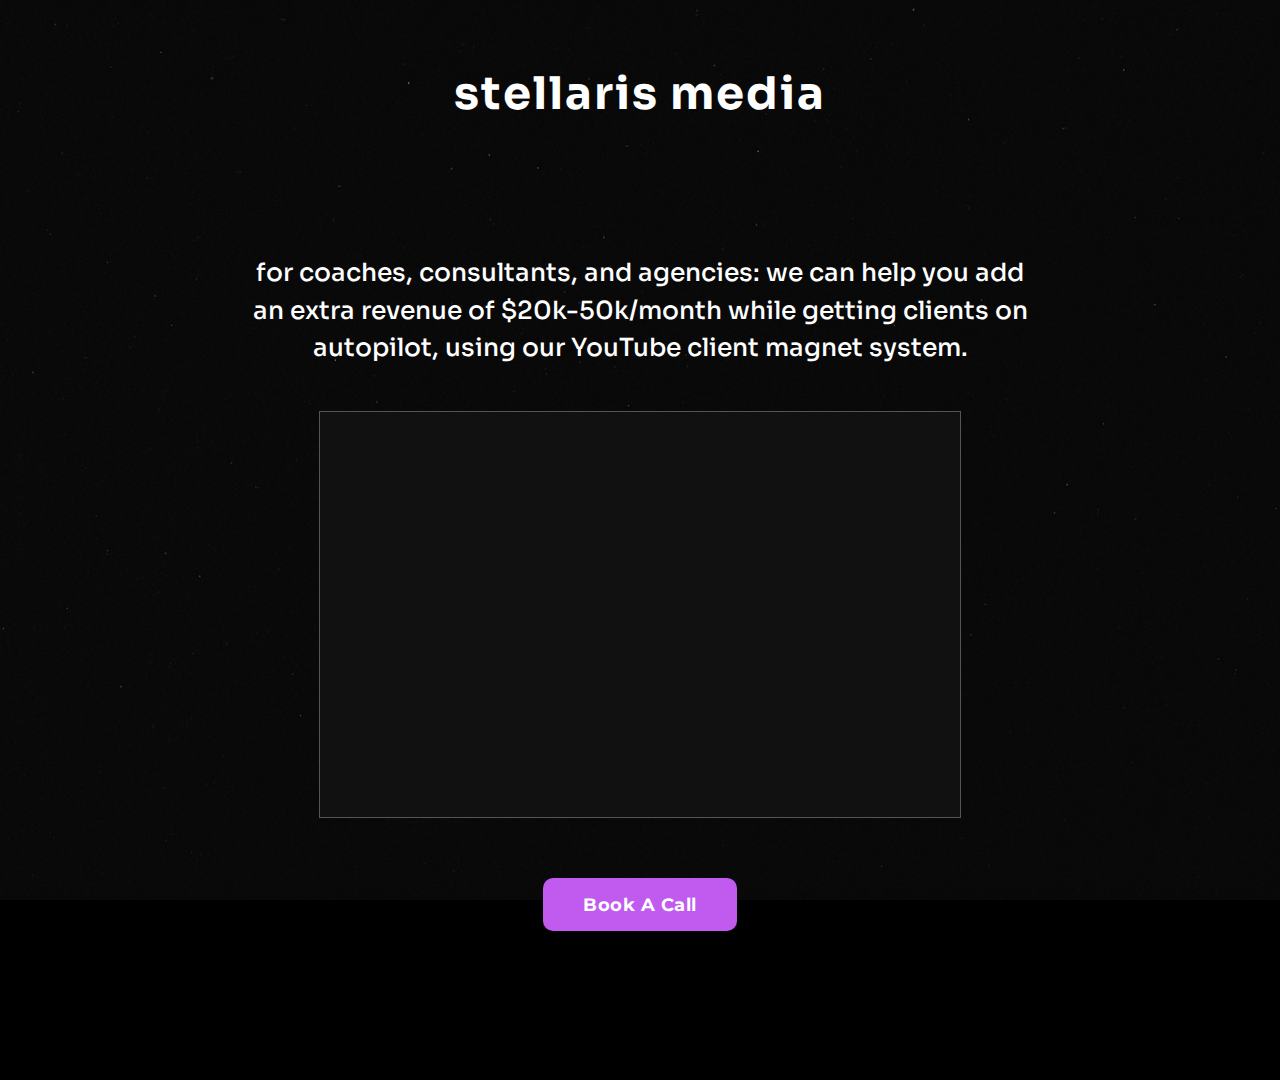
<file: index.html>
<!DOCTYPE html>
<html lang="en">
<head>
    <meta charset="UTF-8">
    <meta name="viewport" content="width=device-width, initial-scale=1.0">
    <title>Stellaris Media</title>

    <link rel="icon" type="image/png" href="logo.png">
    <link rel="shortcut icon" type="image/png" href="logo.png">


    <link rel="preconnect" href="https://fonts.googleapis.com">
    <link rel="preconnect" href="https://fonts.gstatic.com" crossorigin>
    <link href="https://fonts.googleapis.com/css2?family=Montserrat:wght@700&family=Sora:wght@400;700&display=swap" rel="stylesheet">

    <style>
        body {
            /* --- Updated Background --- */
            background-image: url('background.png'); /* Set background image */
            background-color: #000000; /* Fallback color if image fails */
            background-size: cover; /* Cover the entire viewport */
            background-position: center center; /* Center the image */
            background-repeat: no-repeat; /* Do not repeat the image */
            background-attachment: fixed; /* Keep background fixed during scroll */

            /* --- Other body styles --- */
            color: #ffffff; /* White text */
            font-family: 'Montserrat', sans-serif; /* Default font */
            margin: 0;
            padding: 5vh 20px;
            text-align: center;
            min-height: 110vh; /* Ensures enough height */
        }

        .container {
            max-width: 800px; /* Increased max-width of the container */
            margin: 0 auto;
            padding: 20px;
            display: flex;
            flex-direction: column;
            align-items: center;
            /* Optional: Add a semi-transparent background to the container if text is hard to read on the background image */
            /* background-color: rgba(0, 0, 0, 0.5); */
            /* border-radius: 8px; */
        }

        h1 {
            font-family: 'Sora', sans-serif;
            font-weight: 700;
            font-size: 45px;
            letter-spacing: 2px;
            color: #ffffff;
            margin: 0px 0px 88px;
            text-transform: lowercase;
        }

        p {
            font-family: 'Sora', sans-serif;
            font-weight: 500;
            font-size: 25px;
            line-height: 1.5;
            margin: 44px 0px;
            width: 100%; /* Make the paragraph take full width of its parent */
            max-width: none; /* Override the previous max-width */
            color: #ffffff;
        }

        .video-container {
            position: relative;
            width: 90%;
            max-width: 640px;
            padding-bottom: 50.625%;
            height: 0;
            overflow: hidden;
            margin-bottom: 60px;
            border: 1px solid #555;
            background-color: #111;
        }

        .video-container iframe {
            position: absolute;
            top: 0;
            left: 0;
            width: 100%;
            height: 100%;
        }

        /* Style for the new CTA button */
        .cta-button {
            display: inline-block;
            background-color: #C15AEF; /* Button color */
            color: #ffffff; /* Text color */
            padding: 16px 40px; /* Adjust padding as needed */
            text-decoration: none;
            font-weight: 700;
            font-family: 'Montserrat', sans-serif;
            border-radius: 10px; /* Round corners */
            font-size: 1.1em;
            letter-spacing: 0.5px;
            cursor: pointer;
            transition: background-color 0.3s ease; /* Smooth hover effect */
            margin-bottom: 40px; /* Add some space below the button */
        }

        .cta-button:hover {
            background-color: #a845d6; /* Darker shade on hover */
        }

        /* Hide the Calendly embed */
        .calendly-inline-widget {
            display: none;
        }

        @media (max-width: 600px) {
            .container {
                max-width: 95%; /* Adjust container width for smaller screens */
            }
            h1 {
                font-size: 32px;
                margin-bottom: 60px;
                letter-spacing: 1.5px;
            }
            p {
                font-size: 18px;
                line-height: 1.4;
                margin-bottom: 30px;
                margin-top: 30px;
            }
            .video-container {
                width: 95%;
                padding-bottom: 53.4375%;
                margin-bottom: 50px;
            }
            .cta-button {
                padding: 14px 30px;
                font-size: 1em;
            }
        }
    </style>
</head>
<body>
    <div class="container">
        <h1>stellaris media</h1>

        <p>
            for coaches, consultants, and agencies: we can help you add an extra
            revenue of $20k-50k/month while getting clients on autopilot,
            using our YouTube client magnet system.
        </p>

        <div class="video-container">
            <iframe
                src="https://player.vimeo.com/video/1068769826?h=42d0e86a15&autoplay=0&loop=1&title=0&byline=0&portrait=0"
                frameborder="0"
                allow="autoplay; fullscreen; picture-in-picture"
                allowfullscreen>
            </iframe>
        </div>
        <script src="https://player.vimeo.com/api/player.js"></script>

        <a href="https://calendly.com/stellarismedia/call" target="_blank" class="cta-button">
            Book A Call
        </a>

        <div class="calendly-inline-widget" data-url="https://calendly.com/stellarismedia/call" style="min-width:320px;height:700px;"></div>
        <script type="text/javascript" src="https://assets.calendly.com/assets/external/widget.js" async></script>
    </div>

</body>
</html>
</file>
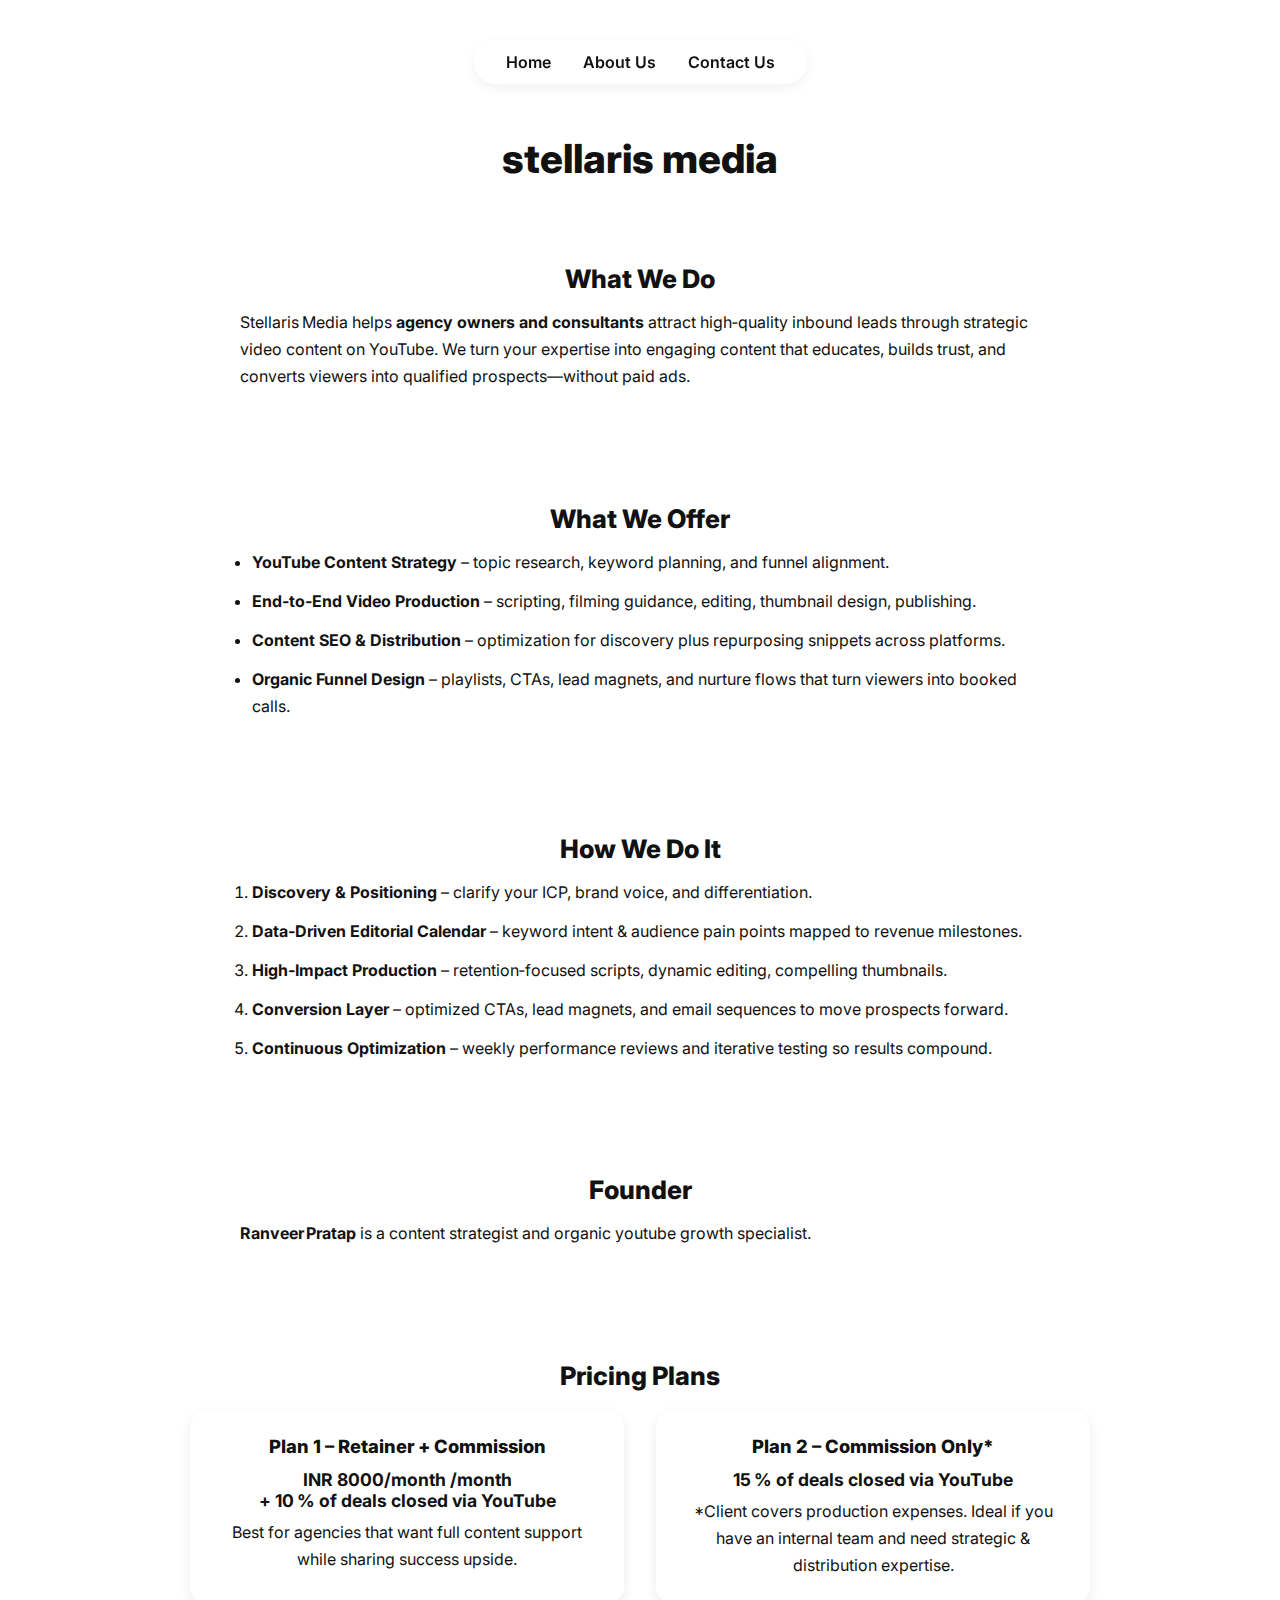
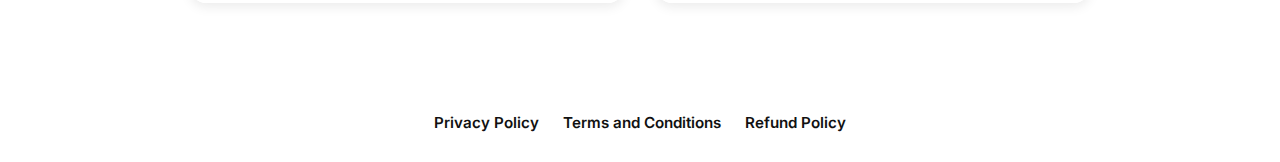
<file: about/index.html>
<!DOCTYPE html>
<html lang="en">
<head>
  <meta charset="UTF-8" />
  <meta name="viewport" content="width=device-width, initial-scale=1.0" />
  <title>About Us | Stellaris Media</title>
  <link rel="icon" href="/SM.png" />
  <link href="https://fonts.googleapis.com/css2?family=Inter:wght@400;600;800&display=swap" rel="stylesheet" />
  <style>
    /* ---------- RESET ---------- */
    *{margin:0;padding:0;box-sizing:border-box;}

    /* ---------- BASE ---------- */
    body{
      font-family:'Inter',sans-serif;
      background:url('https://www.jootoor.com/wp-content/uploads/2023/09/White-Gradients.jpg') no-repeat center/cover;
      color:#111;
      padding:40px 24px 0;
      min-height:100vh;
      display:flex;
      flex-direction:column;
      align-items:center;
      text-align:center;
    }

    /* ---------- TOP PILL NAV ---------- */
    .nav-wrapper{width:100%;display:flex;justify-content:center;margin-bottom:50px;}
    .nav-container{
      background:rgba(255,255,255,0.9);
      backdrop-filter:blur(8px);
      border-radius:46px;
      box-shadow:0 4px 12px rgba(0,0,0,.06);
      display:flex;gap:32px;padding:12px 32px;
    }
    .nav-container a{
      font-size:1rem;font-weight:600;color:#111;text-decoration:none;transition:opacity .2s;
    }
    .nav-container a:hover{opacity:.7;}

    /* ---------- CONTENT ---------- */
    h1{font-size:2.5rem;font-weight:800;text-transform:lowercase;margin-bottom:40px;}
    h2{font-size:1.6rem;font-weight:800;margin:40px 0 15px;}
    h3{font-size:1.3rem;margin:25px 0 10px;}

    p,li{
      font-size:1rem;line-height:1.7;max-width:800px;margin:0 auto 12px;text-align:left;
    }
    ul{list-style:disc;margin-left:1.5rem;}
    ol{margin-left:1.5rem;}
    section{width:100%;max-width:900px;margin-bottom:60px;}

    /* ---------- PRICING CARDS ---------- */
    .pricing{
      display:flex;
      flex-wrap:wrap;
      gap:32px;
      justify-content:center;
      margin-top:20px;
    }
    .plan{
      flex:1 1 260px;
      background:rgba(255,255,255,0.9);
      border-radius:16px;
      box-shadow:0 4px 12px rgba(0,0,0,.08);
      padding:24px;
    }
    .plan h4{font-size:1.15rem;font-weight:800;margin-bottom:12px;text-align:center;}
    .price{font-size:1.1rem;font-weight:700;margin-bottom:8px;text-align:center;}
    .plan p{text-align:center;margin-bottom:0;}

    /* ---------- BOTTOM POLICY LINKS ---------- */
    .bottom-links{
      margin-top:auto;
      padding:50px 0 30px;
      display:flex;
      gap:24px;
      flex-wrap:wrap;
      justify-content:center;
    }
    .bottom-links a{
      color:#111;
      text-decoration:none;
      font-size:.95rem;
      font-weight:600;
      transition:opacity .2s;
    }
    .bottom-links a:hover{opacity:.75;}

    /* ---------- RESPONSIVE ---------- */
    @media(max-width:768px){
      .nav-container{gap:20px;padding:10px 24px;}
      h1{font-size:2rem;}
      h2{font-size:1.3rem;}
      p,li{font-size:.95rem;}
      .bottom-links{gap:16px;padding:40px 0 24px;}
    }
  </style>
</head>
<body>
  <!-- ---------- TOP NAV ---------- -->
  <div class="nav-wrapper">
    <nav class="nav-container">
      <a href="/">Home</a>
      <a href="/about">About&nbsp;Us</a>
      <a href="/contact">Contact&nbsp;Us</a>
    </nav>
  </div>

  <!-- ---------- HEADER ---------- -->
  <header>
    <h1>stellaris media</h1>
  </header>

  <!-- ---------- SECTIONS ---------- -->
  <section id="what-we-do">
    <h2>What&nbsp;We&nbsp;Do</h2>
    <p>Stellaris Media helps <strong>agency owners and consultants</strong> attract high‑quality inbound leads through strategic video content on YouTube. We turn your expertise into engaging content that educates, builds trust, and converts viewers into qualified prospects—without paid ads.</p>
  </section>

  <section id="what-we-offer">
    <h2>What&nbsp;We&nbsp;Offer</h2>
    <ul>
      <li><strong>YouTube Content Strategy</strong> – topic research, keyword planning, and funnel alignment.</li>
      <li><strong>End‑to‑End Video Production</strong> – scripting, filming guidance, editing, thumbnail design, publishing.</li>
      <li><strong>Content SEO & Distribution</strong> – optimization for discovery plus repurposing snippets across platforms.</li>
      <li><strong>Organic Funnel Design</strong> – playlists, CTAs, lead magnets, and nurture flows that turn viewers into booked calls.</li>
    </ul>
  </section>

  <section id="how-we-do">
    <h2>How&nbsp;We&nbsp;Do&nbsp;It</h2>
    <ol>
      <li><strong>Discovery & Positioning</strong> – clarify your ICP, brand voice, and differentiation.</li>
      <li><strong>Data‑Driven Editorial Calendar</strong> – keyword intent & audience pain points mapped to revenue milestones.</li>
      <li><strong>High‑Impact Production</strong> – retention‑focused scripts, dynamic editing, compelling thumbnails.</li>
      <li><strong>Conversion Layer</strong> – optimized CTAs, lead magnets, and email sequences to move prospects forward.</li>
      <li><strong>Continuous Optimization</strong> – weekly performance reviews and iterative testing so results compound.</li>
    </ol>
  </section>

  <section id="founder">
    <h2>Founder</h2>
    <p><strong>Ranveer Pratap</strong> is a content strategist and organic youtube growth specialist.</p>
  </section>

  <!-- ---------- PRICING ---------- -->
  <section id="pricing">
    <h2>Pricing&nbsp;Plans</h2>
    <div class="pricing">
      <!-- Plan 1 -->
      <div class="plan">
        <h4>Plan 1 – Retainer + Commission</h4>
        <div class="price">INR 8000/month&nbsp;/month<br/>+ 10 % of deals closed via YouTube</div>
        <p>Best for agencies that want full content support while sharing success upside.</p>
      </div>

      <!-- Plan 2 -->
      <div class="plan">
        <h4>Plan 2 – Commission&nbsp;Only*</h4>
        <div class="price">15 % of deals closed via YouTube</div>
        <p>*Client covers production expenses. Ideal if you have an internal team and need strategic & distribution expertise.</p>
      </div>
    </div>
  </section>

  <!-- ---------- BOTTOM POLICY LINKS ---------- -->
  <div class="bottom-links">
    <a href="/policies#privacy">Privacy&nbsp;Policy</a>
    <a href="/policies#terms">Terms&nbsp;and&nbsp;Conditions</a>
    <a href="/policies#refund">Refund&nbsp;Policy</a>
  </div>
</body>
</html>
</file>
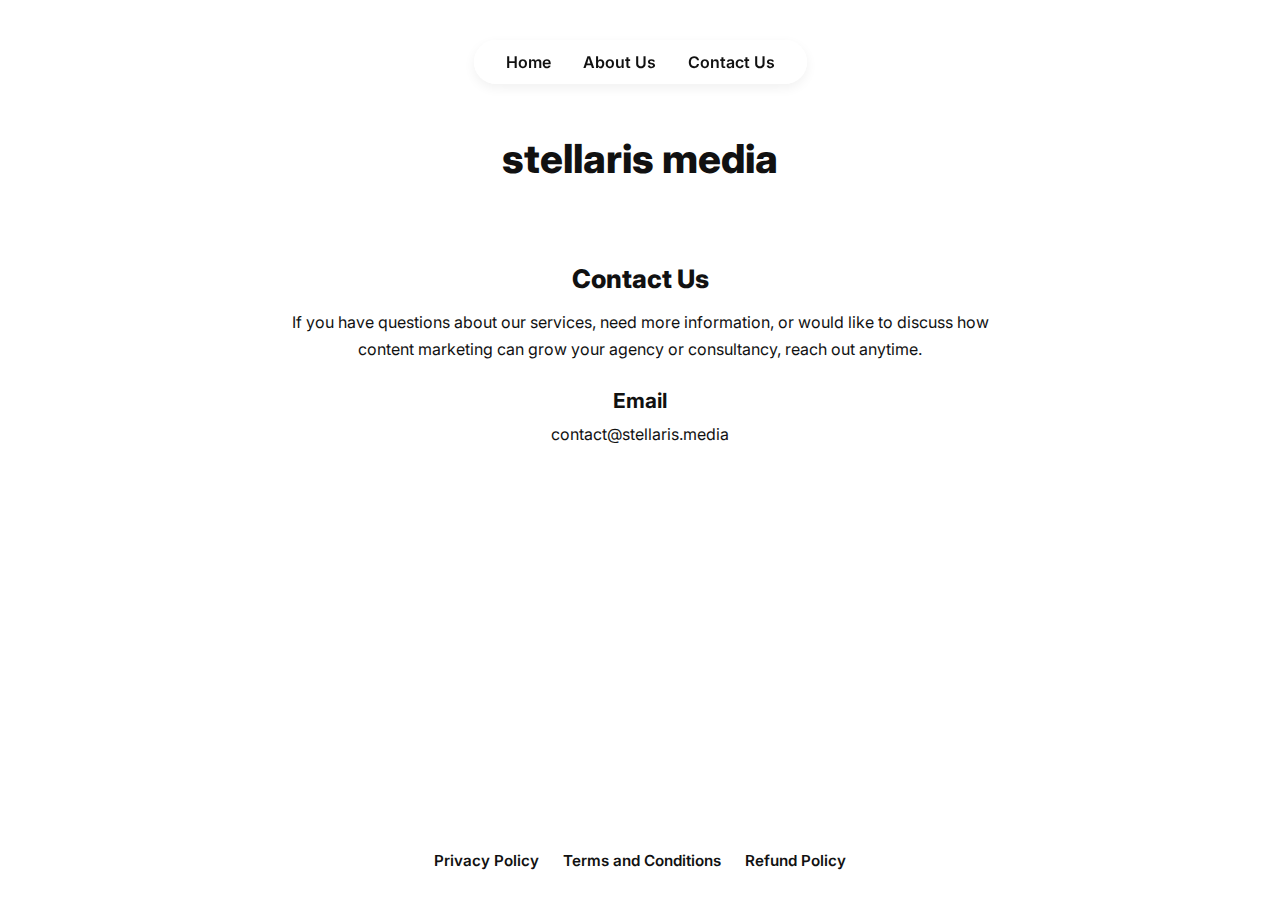
<file: contact/index.html>
<!DOCTYPE html>
<html lang="en">
<head>
  <meta charset="UTF-8" />
  <meta name="viewport" content="width=device-width, initial-scale=1.0" />
  <title>Contact Us | Stellaris Media</title>
  <link rel="icon" href="/SM.png" />
  <link href="https://fonts.googleapis.com/css2?family=Inter:wght@400;600;800&display=swap" rel="stylesheet" />
  <style>
    /* ---------- RESET ---------- */
    *{margin:0;padding:0;box-sizing:border-box;}

    /* ---------- BASE ---------- */
    body{
      font-family:'Inter',sans-serif;
      background:url('https://www.jootoor.com/wp-content/uploads/2023/09/White-Gradients.jpg') no-repeat center/cover;
      color:#111;
      padding:40px 24px 0;
      min-height:100vh;
      display:flex;
      flex-direction:column;
      align-items:center;
      text-align:center;
    }

    /* ---------- TOP PILL NAV ---------- */
    .nav-wrapper{width:100%;display:flex;justify-content:center;margin-bottom:50px;}
    .nav-container{
      background:rgba(255,255,255,0.9);
      backdrop-filter:blur(8px);
      border-radius:46px;
      box-shadow:0 4px 12px rgba(0,0,0,.06);
      display:flex;gap:32px;padding:12px 32px;
    }
    .nav-container a{
      font-size:1rem;font-weight:600;color:#111;text-decoration:none;transition:opacity .2s;
    }
    .nav-container a:hover{opacity:.7;}

    /* ---------- HEADER ---------- */
    header h1{
      font-size:2.5rem;font-weight:800;text-transform:lowercase;margin-bottom:40px;
    }
    h2{font-size:1.6rem;font-weight:800;margin:40px 0 15px;}
    h3{font-size:1.3rem;margin:25px 0 8px;}
    p{
      font-size:1rem;
      max-width:700px;
      margin:0 auto 12px;
      line-height:1.7;
    }

    /* ---------- CONTACT BOX ---------- */
    section{width:100%;max-width:850px;margin-bottom:60px;}

    /* ---------- BOTTOM POLICY LINKS ---------- */
    .bottom-links{
      margin-top:auto;
      padding:50px 0 30px;
      display:flex;
      gap:24px;
      flex-wrap:wrap;
      justify-content:center;
    }
    .bottom-links a{
      color:#111;
      text-decoration:none;
      font-size:.95rem;
      font-weight:600;
      transition:opacity .2s;
    }
    .bottom-links a:hover{opacity:.75;}

    /* ---------- RESPONSIVE ---------- */
    @media(max-width:768px){
      .nav-container{gap:20px;padding:10px 24px;}
      header h1{font-size:2rem;}
      h2{font-size:1.3rem;}
      p{font-size:.95rem;}
      .bottom-links{gap:16px;padding:40px 0 24px;}
    }
  </style>
</head>
<body>
  <!-- ---------- TOP NAV ---------- -->
  <div class="nav-wrapper">
    <nav class="nav-container">
      <a href="/">Home</a>
      <a href="/about">About&nbsp;Us</a>
      <a href="/contact">Contact&nbsp;Us</a>
    </nav>
  </div>

  <!-- ---------- HEADER ---------- -->
  <header>
    <h1>stellaris media</h1>
  </header>

  <!-- ---------- CONTACT DETAILS ---------- -->
  <section id="contact">
    <h2>Contact&nbsp;Us</h2>
    <p>If you have questions about our services, need more information, or would like to discuss how content marketing can grow your agency or consultancy, reach out anytime.</p>

    <h3>Email</h3>
    <p>contact@stellaris.media</p>
  </section>

  <!-- ---------- BOTTOM POLICY LINKS ---------- -->
  <div class="bottom-links">
    <a href="/policies#privacy">Privacy&nbsp;Policy</a>
    <a href="/policies#terms">Terms&nbsp;and&nbsp;Conditions</a>
    <a href="/policies#refund">Refund&nbsp;Policy</a>
  </div>
</body>
</html>
</file>
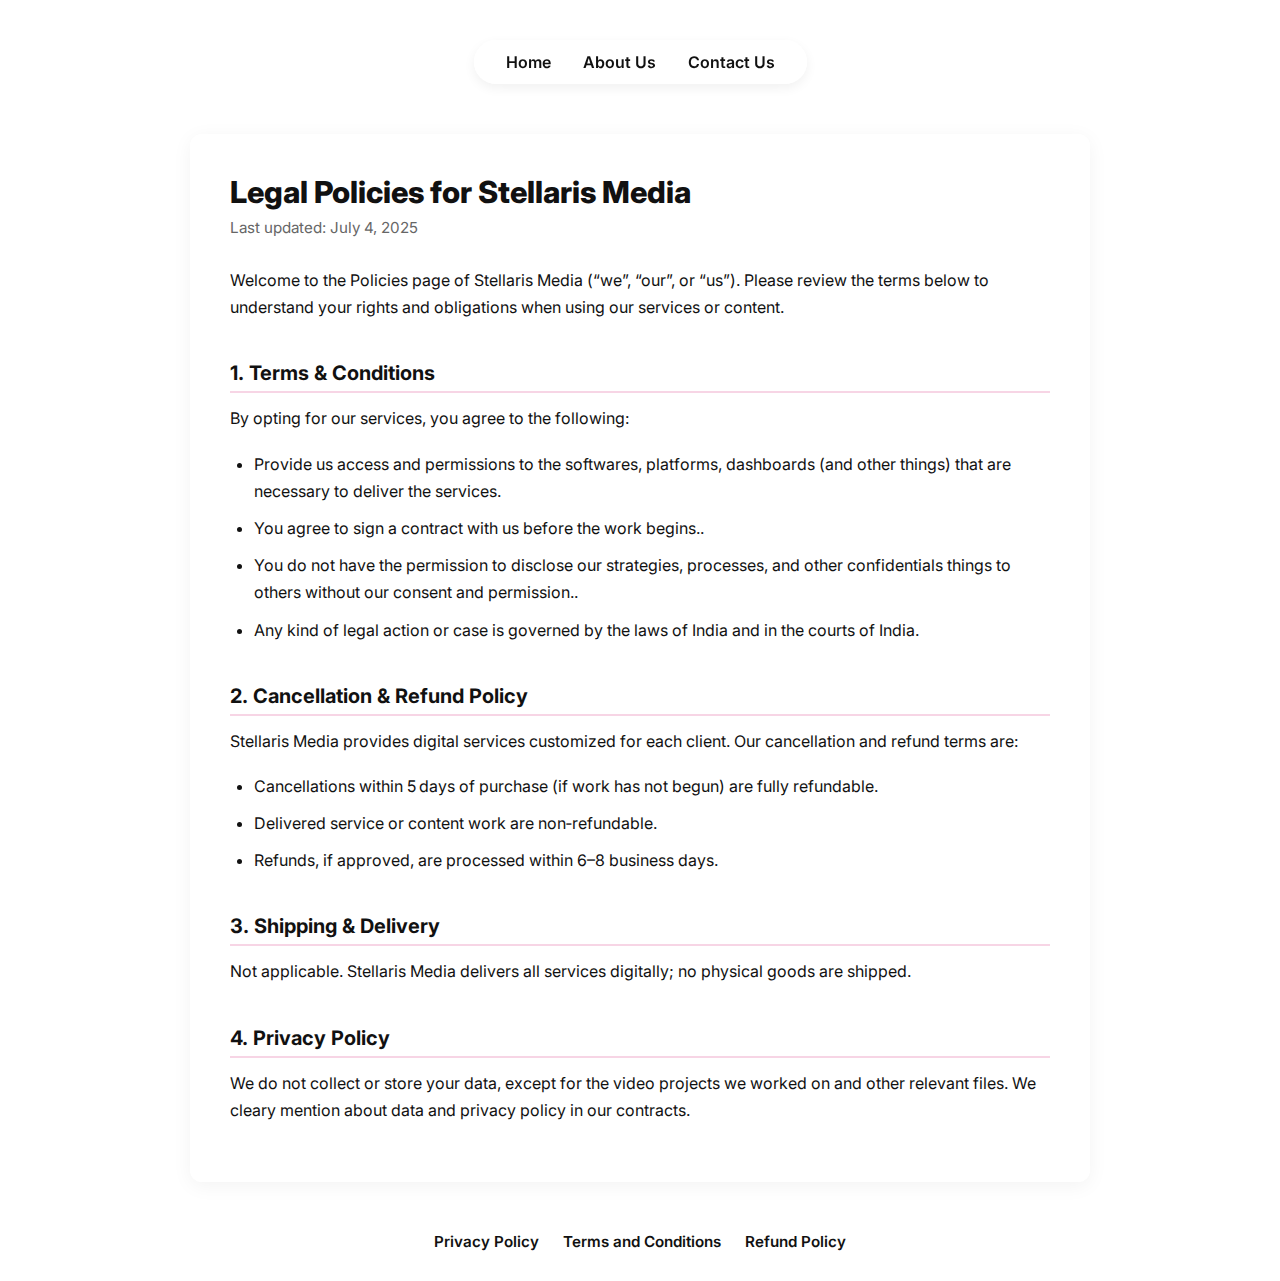
<file: policies/index.html>
<!DOCTYPE html>
<html lang="en">
<head>
  <meta charset="UTF-8" />
  <meta name="viewport" content="width=device-width, initial-scale=1.0" />
  <title>Policies | Stellaris Media</title>
  <link rel="icon" href="/SM.png" />
  <link href="https://fonts.googleapis.com/css2?family=Inter:wght@400;600;700&display=swap" rel="stylesheet" />
  <style>
    /* ---------- RESET ---------- */
    *{margin:0;padding:0;box-sizing:border-box;}

    /* ---------- BASE ---------- */
    body{
      font-family:'Inter',sans-serif;
      background:url('https://www.jootoor.com/wp-content/uploads/2023/09/White-Gradients.jpg') no-repeat center/cover;
      color:#111;
      padding:40px 24px 0;
      min-height:100vh;
      display:flex;
      flex-direction:column;
      align-items:center;
    }

    /* ---------- TOP PILL NAV ---------- */
    .nav-wrapper{width:100%;display:flex;justify-content:center;margin-bottom:50px;}
    .nav-container{
      background:rgba(255,255,255,0.9);
      backdrop-filter:blur(8px);
      border-radius:46px;
      box-shadow:0 4px 12px rgba(0,0,0,.06);
      display:flex;gap:32px;padding:12px 32px;
    }
    .nav-container a{
      font-size:1rem;font-weight:600;color:#111;text-decoration:none;transition:opacity .2s;
    }
    .nav-container a:hover{opacity:.7;}

    /* ---------- POLICY CONTENT ---------- */
    .content{
      width:100%;max-width:900px;
      background:rgba(255,255,255,0.95);
      border-radius:12px;
      box-shadow:0 4px 20px rgba(0,0,0,.05);
      padding:40px;
    }
    h1{font-size:1.9rem;font-weight:800;margin-bottom:8px;}
    .date{font-size:.95rem;color:#666;margin-bottom:30px;}
    h2{
      font-size:1.25rem;font-weight:700;
      margin:40px 0 12px;
      border-bottom:2px solid #f7d5e5;       /* pink underline */
      padding-bottom:6px;
    }
    p{font-size:1rem;line-height:1.7;margin-bottom:18px;}
    ul{margin:8px 0 20px 1.5rem;}
    li{margin-bottom:10px;line-height:1.7;font-size:1rem;}

    /* ---------- BOTTOM POLICY LINKS ---------- */
    .bottom-links{
      margin-top:auto;          /* pushes to bottom of viewport */
      padding:50px 0 30px;
      display:flex;
      gap:24px;
      flex-wrap:wrap;
      justify-content:center;
    }
    .bottom-links a{
      color:#111;
      text-decoration:none;
      font-size:.95rem;
      font-weight:600;
      transition:opacity .2s;
    }
    .bottom-links a:hover{opacity:.75;}

    /* ---------- RESPONSIVE ---------- */
    @media(max-width:768px){
      .nav-container{gap:20px;padding:10px 24px;}
      .content{padding:24px;}
      h1{font-size:1.6rem;}
      .bottom-links{gap:16px;padding:40px 0 24px;}
    }
  </style>
</head>
<body>
  <!-- ---------- TOP NAV ---------- -->
  <div class="nav-wrapper">
    <nav class="nav-container">
      <a href="/">Home</a>
      <a href="/about">About&nbsp;Us</a>
      <a href="/contact">Contact&nbsp;Us</a>
    </nav>
  </div>

  <!-- ---------- POLICY CONTENT ---------- -->
  <div class="content">
    <h1>Legal Policies for Stellaris Media</h1>
    <div class="date">Last updated: July&nbsp;4,&nbsp;2025</div>

    <p>Welcome to the Policies page of Stellaris Media (“we”, “our”, or “us”). Please review the terms below to understand your rights and obligations when using our services or content.</p>

    <!-- Terms -->
    <h2 id="terms">1.&nbsp;Terms&nbsp;&amp;&nbsp;Conditions</h2>
    <p>By opting for our services, you agree to the following:</p>
    <ul>
      <li>Provide us access and permissions to the softwares, platforms, dashboards (and other things) that are necessary to deliver the services.</li>
      <li>You agree to sign a contract with us before the work begins..</li>
      <li>You do not have the permission to disclose our strategies, processes, and other confidentials things to others without our consent and permission..</li>
      <li>Any kind of legal action or case is governed by the laws of India and in the courts of India.</li>
    </ul>

    <!-- Refund -->
    <h2 id="refund">2.&nbsp;Cancellation&nbsp;&amp;&nbsp;Refund&nbsp;Policy</h2>
    <p>Stellaris Media provides digital services customized for each client. Our cancellation and refund terms are:</p>
    <ul>
      <li>Cancellations within 5 days of purchase (if work has not begun) are fully refundable.</li>
      <li>Delivered service or content work are non‑refundable.</li>
      <li>Refunds, if approved, are processed within 6–8 business days.</li>
    </ul>

    <!-- Shipping -->
    <h2 id="shipping">3.&nbsp;Shipping&nbsp;&amp;&nbsp;Delivery</h2>
    <p>Not applicable. Stellaris Media delivers all services digitally; no physical goods are shipped.</p>

    <!-- Privacy -->
    <h2 id="privacy">4.&nbsp;Privacy&nbsp;Policy&nbsp</h2>
    <p>We do not collect or store your data, except for the video projects we worked on and other relevant files. We cleary mention about data and privacy policy in our contracts.</p>
  </div>

  <!-- ---------- SIMPLE BOTTOM LINKS ---------- -->
  <div class="bottom-links">
    <a href="#privacy">Privacy&nbsp;Policy</a>
    <a href="#terms">Terms&nbsp;and&nbsp;Conditions</a>
    <a href="#refund">Refund&nbsp;Policy</a>
  </div>
</body>
</html>
</file>
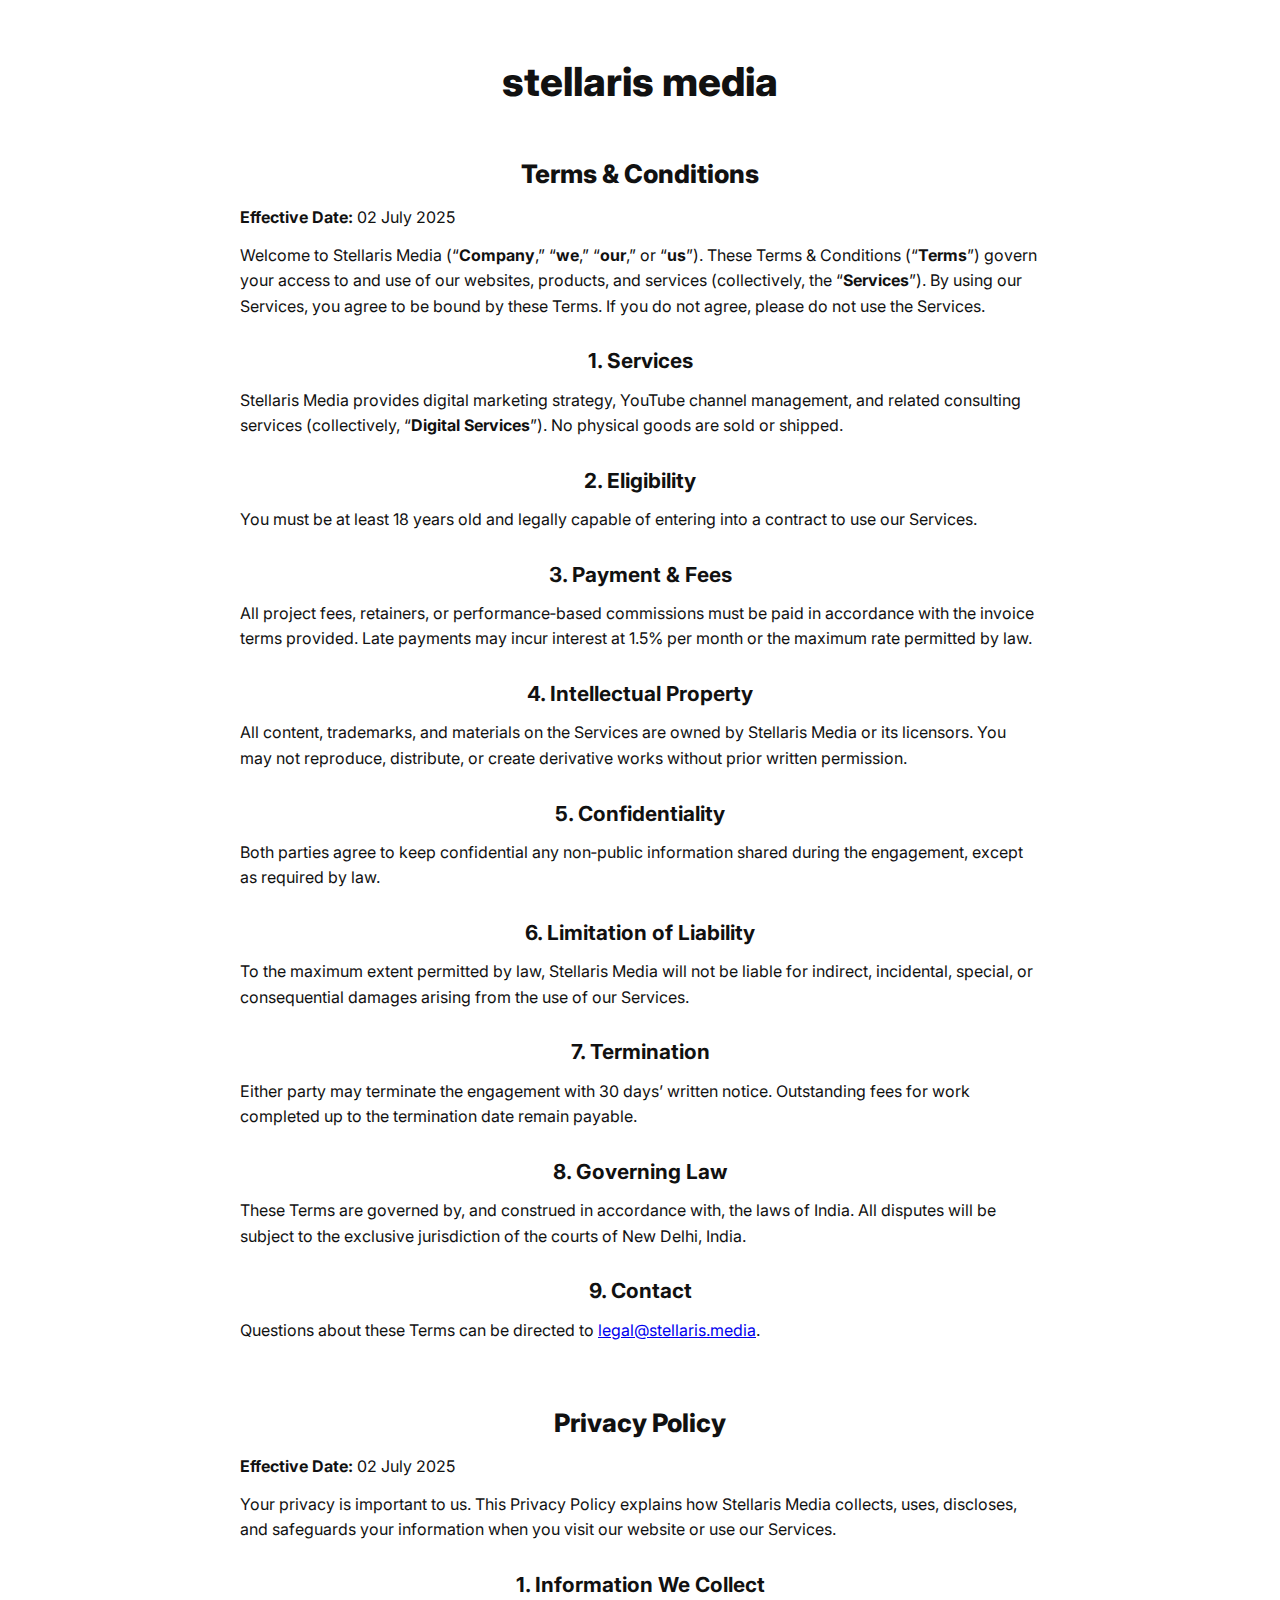
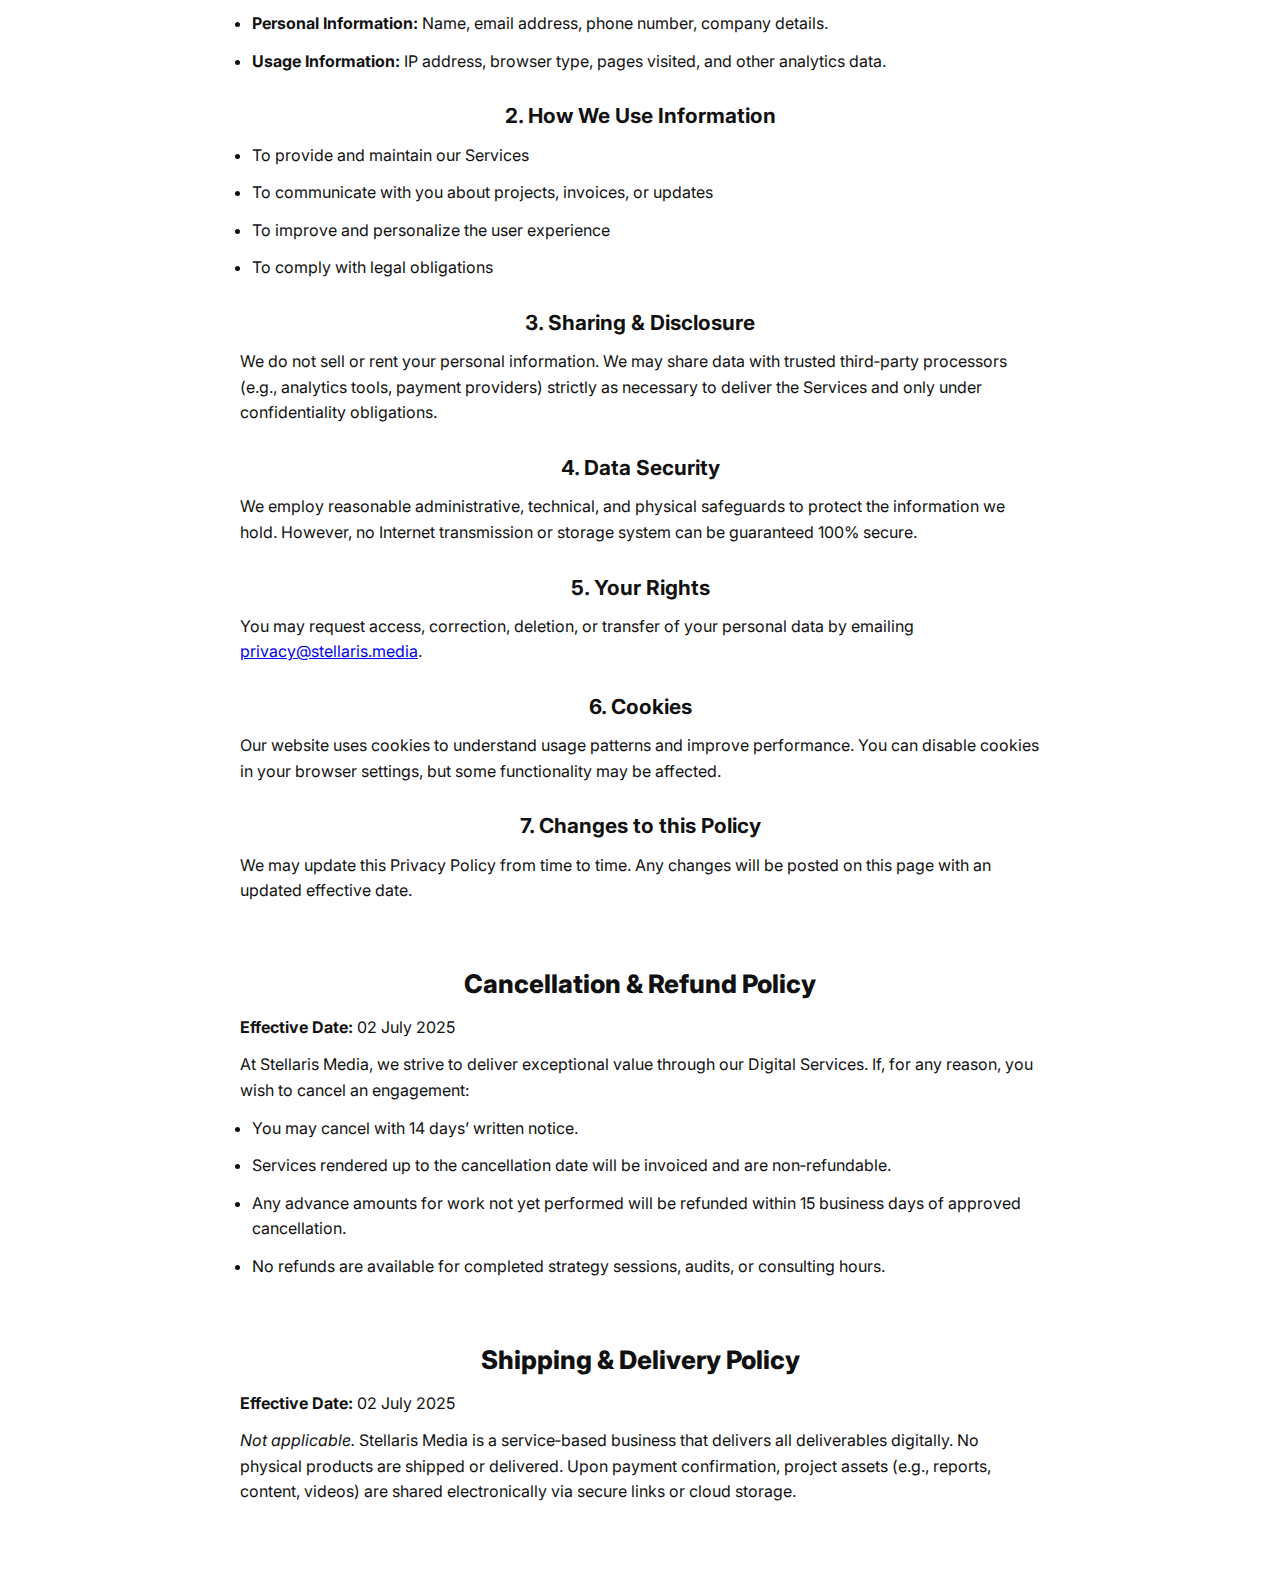
<file: Policies/index.html>
<!DOCTYPE html>
<html lang="en">
<head>
  <meta charset="UTF-8" />
  <meta name="viewport" content="width=device-width, initial-scale=1.0"/>
  <title>Legal Policies | Stellaris Media</title>
  <link rel="icon" href="SM.png" />
  
  <link href="https://fonts.googleapis.com/css2?family=Inter:wght@400;600;800&display=swap" rel="stylesheet"/>
  <style>
    * { margin: 0; padding: 0; box-sizing: border-box; }
    body {
      font-family: 'Inter', sans-serif;
      background: url('https://www.jootoor.com/wp-content/uploads/2023/09/White-Gradients.jpg') no-repeat center center / cover;
      color: #111;
      padding: 20px;
      text-align: center;
      line-height: 1.6;
    }
    header h1 {
      font-size: 2.5rem;
      font-weight: 800;
      text-transform: lowercase;
      margin: 30px 0;
    }
    h2 {
      font-size: 1.6rem;
      font-weight: 800;
      margin: 40px 0 10px;
    }
    h3 { font-size: 1.3rem; margin: 25px 0 10px; }
    p, li { font-size: 1rem; max-width: 800px; margin: 0 auto 12px; text-align: left; }
    ul { list-style: disc; margin-left: 1.5rem; }
    section { margin-bottom: 60px; }
    @media (max-width: 768px) {
      header h1 { font-size: 2rem; }
      h2 { font-size: 1.3rem; }
      p, li { font-size: 0.95rem; }
    }
  </style>

</head>
<body>
  <header>
    <h1>stellaris media</h1>
  </header>

  <main>
    <!-- Terms & Conditions -->
    <section id="terms">
      <h2>Terms &amp; Conditions</h2>
      <p><strong>Effective Date:</strong> 02&nbsp;July&nbsp;2025</p>
      <p>Welcome to Stellaris Media (“<strong>Company</strong>,” “<strong>we</strong>,” “<strong>our</strong>,” or “<strong>us</strong>”). These Terms &amp; Conditions (“<strong>Terms</strong>”) govern your access to and use of our websites, products, and services (collectively, the “<strong>Services</strong>”). By using our Services, you agree to be bound by these Terms. If you do not agree, please do not use the Services.</p>
      <h3>1. Services</h3>
      <p>Stellaris Media provides digital marketing strategy, YouTube channel management, and related consulting services (collectively, “<strong>Digital Services</strong>”). No physical goods are sold or shipped.</p>
      <h3>2. Eligibility</h3>
      <p>You must be at least 18 years old and legally capable of entering into a contract to use our Services.</p>
      <h3>3. Payment &amp; Fees</h3>
      <p>All project fees, retainers, or performance‑based commissions must be paid in accordance with the invoice terms provided. Late payments may incur interest at 1.5% per month or the maximum rate permitted by law.</p>
      <h3>4. Intellectual Property</h3>
      <p>All content, trademarks, and materials on the Services are owned by Stellaris Media or its licensors. You may not reproduce, distribute, or create derivative works without prior written permission.</p>
      <h3>5. Confidentiality</h3>
      <p>Both parties agree to keep confidential any non‑public information shared during the engagement, except as required by law.</p>
      <h3>6. Limitation of Liability</h3>
      <p>To the maximum extent permitted by law, Stellaris Media will not be liable for indirect, incidental, special, or consequential damages arising from the use of our Services.</p>
      <h3>7. Termination</h3>
      <p>Either party may terminate the engagement with 30 days’ written notice. Outstanding fees for work completed up to the termination date remain payable.</p>
      <h3>8. Governing Law</h3>
      <p>These Terms are governed by, and construed in accordance with, the laws of India. All disputes will be subject to the exclusive jurisdiction of the courts of New Delhi, India.</p>
      <h3>9. Contact</h3>
      <p>Questions about these Terms can be directed to <a href="mailto:legal@stellaris.media">legal@stellaris.media</a>.</p>
    </section>

    <!-- Privacy Policy -->
    <section id="privacy">
      <h2>Privacy Policy</h2>
      <p><strong>Effective Date:</strong> 02&nbsp;July&nbsp;2025</p>
      <p>Your privacy is important to us. This Privacy Policy explains how Stellaris Media collects, uses, discloses, and safeguards your information when you visit our website or use our Services.</p>

      <h3>1. Information We Collect</h3>
      <ul>
        <li><strong>Personal Information:</strong> Name, email address, phone number, company details.</li>
        <li><strong>Usage Information:</strong> IP address, browser type, pages visited, and other analytics data.</li>
      </ul>

      <h3>2. How We Use Information</h3>
      <ul>
        <li>To provide and maintain our Services</li>
        <li>To communicate with you about projects, invoices, or updates</li>
        <li>To improve and personalize the user experience</li>
        <li>To comply with legal obligations</li>
      </ul>

      <h3>3. Sharing &amp; Disclosure</h3>
      <p>We do not sell or rent your personal information. We may share data with trusted third‑party processors (e.g., analytics tools, payment providers) strictly as necessary to deliver the Services and only under confidentiality obligations.</p>

      <h3>4. Data Security</h3>
      <p>We employ reasonable administrative, technical, and physical safeguards to protect the information we hold. However, no Internet transmission or storage system can be guaranteed 100% secure.</p>

      <h3>5. Your Rights</h3>
      <p>You may request access, correction, deletion, or transfer of your personal data by emailing <a href="mailto:privacy@stellaris.media">privacy@stellaris.media</a>.</p>

      <h3>6. Cookies</h3>
      <p>Our website uses cookies to understand usage patterns and improve performance. You can disable cookies in your browser settings, but some functionality may be affected.</p>

      <h3>7. Changes to this Policy</h3>
      <p>We may update this Privacy Policy from time to time. Any changes will be posted on this page with an updated effective date.</p>
    </section>

    <!-- Cancellation & Refund Policy -->
    <section id="refund">
      <h2>Cancellation &amp; Refund Policy</h2>
      <p><strong>Effective Date:</strong> 02&nbsp;July&nbsp;2025</p>
      <p>At Stellaris Media, we strive to deliver exceptional value through our Digital Services. If, for any reason, you wish to cancel an engagement:</p>
      <ul>
        <li>You may cancel with 14 days’ written notice.</li>
        <li>Services rendered up to the cancellation date will be invoiced and are non‑refundable.</li>
        <li>Any advance amounts for work not yet performed will be refunded within 15 business days of approved cancellation.</li>
        <li>No refunds are available for completed strategy sessions, audits, or consulting hours.</li>
      </ul>
    </section>

    <!-- Shipping & Delivery Policy -->
    <section id="shipping">
      <h2>Shipping &amp; Delivery Policy</h2>
      <p><strong>Effective Date:</strong> 02&nbsp;July&nbsp;2025</p>
      <p><em>Not applicable.</em> Stellaris Media is a service‑based business that delivers all deliverables digitally. No physical products are shipped or delivered. Upon payment confirmation, project assets (e.g., reports, content, videos) are shared electronically via secure links or cloud storage.</p>
    </section>
  </main>
</body>
</html>
</file>
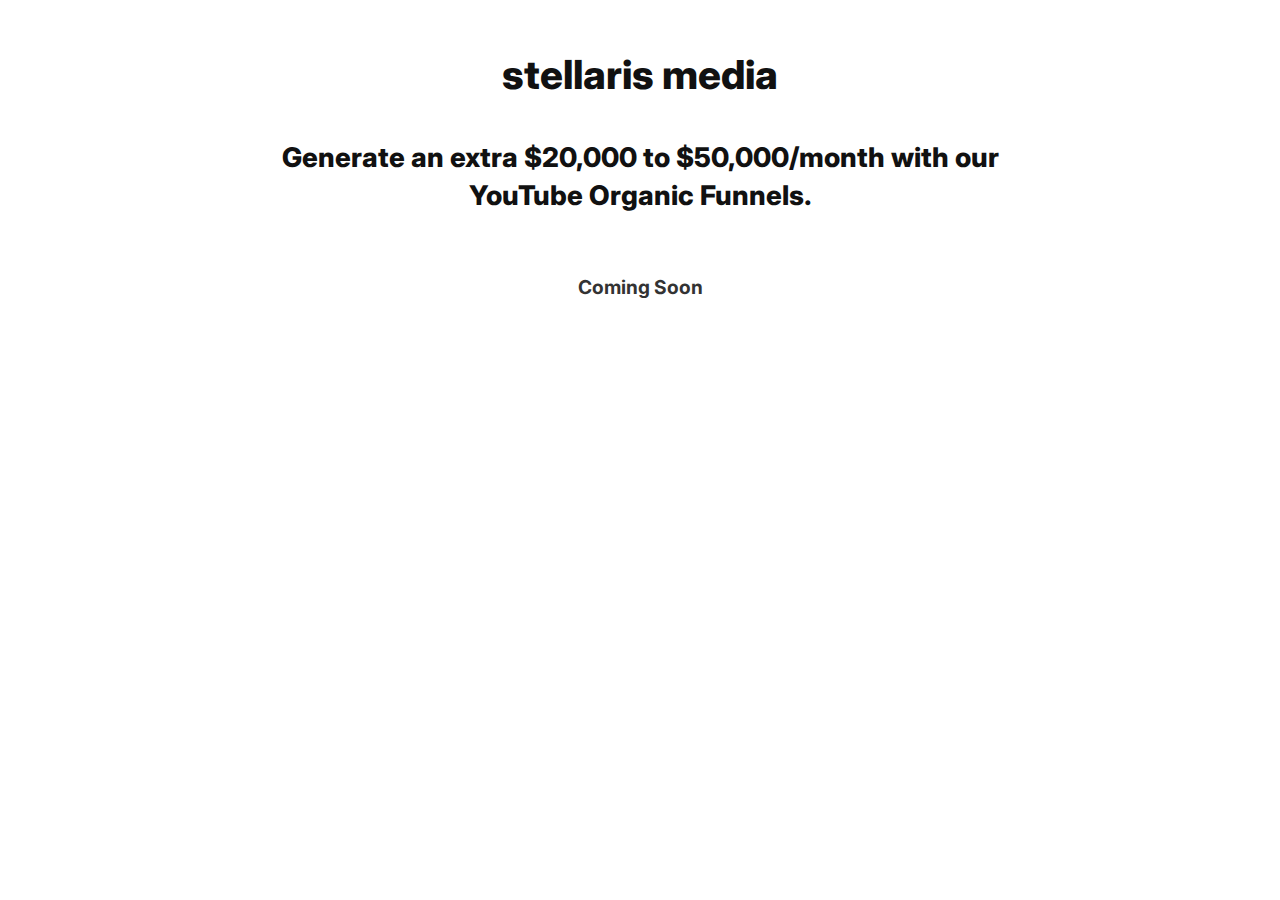
<file: index (1).html>
<!DOCTYPE html>
<html lang="en">
<head>
  <meta charset="UTF-8" />
  <meta name="viewport" content="width=device-width, initial-scale=1.0"/>
  <title>Stellaris Media</title>
  <link rel="icon" href="SM.png" />
  <link href="https://fonts.googleapis.com/css2?family=Inter:wght@400;600;800&display=swap" rel="stylesheet"/>
  <style>
    * {
      margin: 0;
      padding: 0;
      box-sizing: border-box;
    }

    body {
      font-family: 'Inter', sans-serif;
      background: url('https://www.jootoor.com/wp-content/uploads/2023/09/White-Gradients.jpg') no-repeat center center / cover;
      color: #111;
      padding: 20px;
      overflow-x: hidden;
      text-align: center;
    }

    header h1 {
      font-size: 2.5rem;
      font-weight: 800;
      text-transform: lowercase;
      margin: 30px 0;
      color: #111;
    }

    .info-heading {
      font-size: 1.7rem;
      font-weight: 800;
      max-width: 750px;
      margin: 40px auto;
      color: #111;
      line-height: 1.4;
    }

    .note {
      font-size: 1.2rem;
      font-weight: 700;
      color: #333;
      max-width: 700px;
      margin: 60px auto 40px;
    }

    .fade-in {
      opacity: 0;
      transform: translateY(40px);
      transition: opacity 0.6s ease-out, transform 0.6s ease-out;
    }

    .fade-in.visible {
      opacity: 1;
      transform: translateY(0);
    }

    @media (max-width: 768px) {
      header h1 {
        font-size: 2rem;
      }

      .info-heading {
        font-size: 1.35rem;
        padding: 0 10px;
      }

      .note {
        font-size: 1rem;
      }
    }

    @media (max-width: 480px) {
      .info-heading {
        font-size: 1.2rem;
      }

      .note {
        font-size: 0.95rem;
      }
    }
  </style>
</head>
<body>
  <header>
    <h1>stellaris media</h1>
  </header>

  <div class="fade-in">
    <p class="info-heading">Generate an extra $20,000 to $50,000/month with our YouTube Organic Funnels.</p>
  </div>

  <div class="fade-in">
    <p class="note">Coming&nbsp;Soon</p>
  </div>

  <script>
    const faders = document.querySelectorAll('.fade-in');

    const appearOptions = {
      threshold: 0.1,
      rootMargin: "0px 0px -50px 0px"
    };

    const appearOnScroll = new IntersectionObserver((entries, observer) => {
      entries.forEach(entry => {
        if (!entry.isIntersecting) return;
        entry.target.classList.add('visible');
        observer.unobserve(entry.target);
      });
    }, appearOptions);

    faders.forEach(fader => {
      appearOnScroll.observe(fader);
    });
  </script>
</body>
</html>
</file>
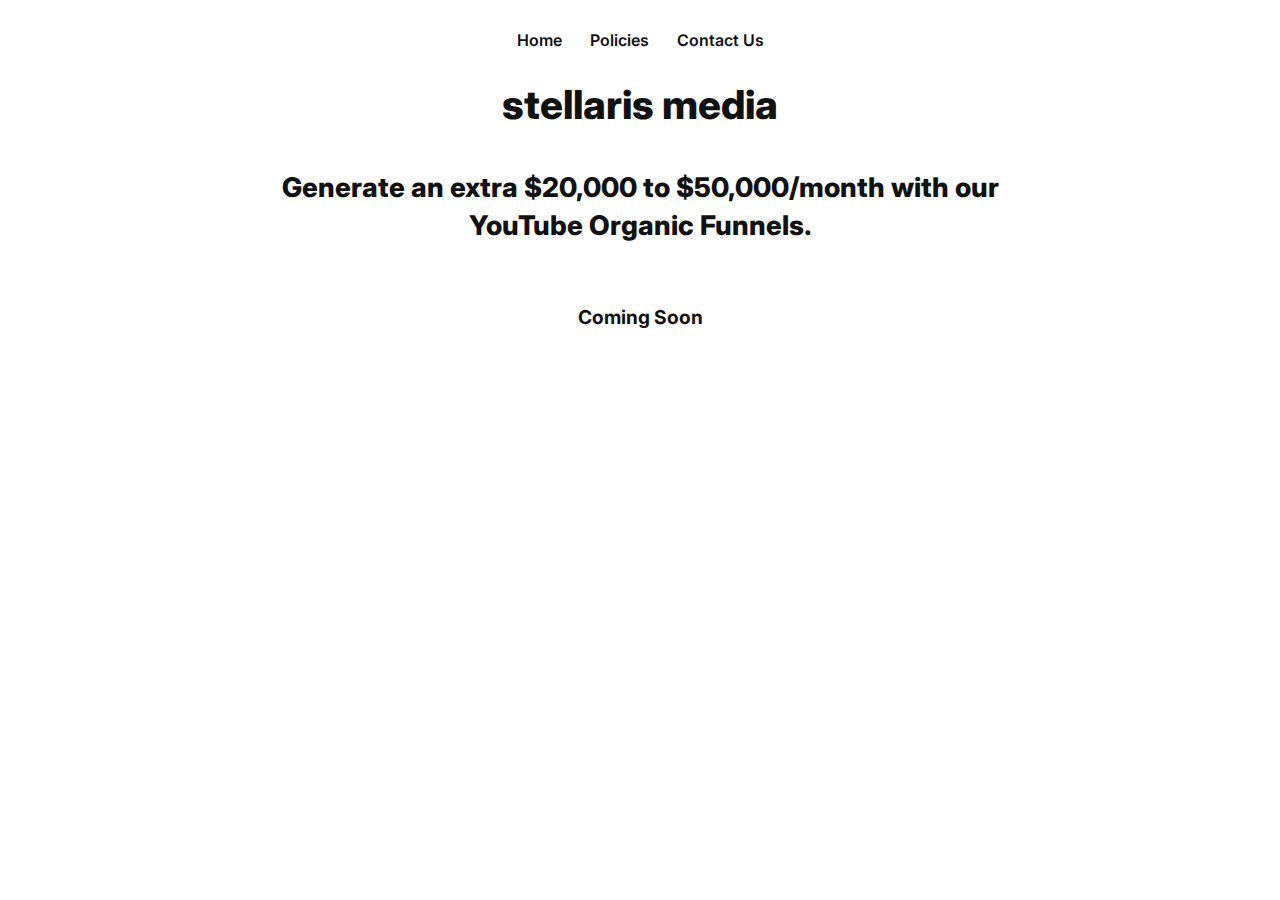
<file: index (2).html>
<!DOCTYPE html>
<html lang="en">
<head>
  <meta charset="UTF-8" />
  <meta name="viewport" content="width=device-width, initial-scale=1.0"/>
  <title>Stellaris Media</title>
  <link rel="icon" href="SM.png" />
  <link href="https://fonts.googleapis.com/css2?family=Inter:wght@400;600;800&display=swap" rel="stylesheet"/>
  <style>
    * { margin: 0; padding: 0; box-sizing: border-box; }
    body {
      font-family: 'Inter', sans-serif;
      background: url('https://www.jootoor.com/wp-content/uploads/2023/09/White-Gradients.jpg') no-repeat center center / cover;
      color: #111;
      padding: 20px;
      text-align: center;
      overflow-x: hidden;
    }
    /* ---------- Navigation ---------- */
    .navbar {
      margin: 10px 0 30px;
    }
    .navbar a {
      margin: 0 12px;
      font-size: 1rem;
      font-weight: 600;
      color: #111;
      text-decoration: none;
    }
    .navbar a:hover {
      text-decoration: underline;
    }
    header h1 {
      font-size: 2.5rem;
      font-weight: 800;
      text-transform: lowercase;
      margin: 20px 0 40px;
    }
    .info-heading {
      font-size: 1.7rem;
      font-weight: 800;
      max-width: 750px;
      margin: 40px auto;
      line-height: 1.4;
    }
    .note {
      font-size: 1.2rem;
      font-weight: 700;
      margin: 60px auto 40px;
      max-width: 700px;
    }
    .fade-in {
      opacity: 0;
      transform: translateY(40px);
      transition: opacity 0.6s ease-out, transform 0.6s ease-out;
    }
    .fade-in.visible {
      opacity: 1;
      transform: translateY(0);
    }
    @media (max-width: 768px) {
      header h1 { font-size: 2rem; }
      .info-heading { font-size: 1.35rem; }
      .note { font-size: 1rem; }
      .navbar a { font-size: 0.95rem; }
    }
    @media (max-width: 480px) {
      .info-heading { font-size: 1.2rem; }
      .note { font-size: 0.95rem; }
    }
  </style>
</head>
<body>
  <!-- Top Navigation -->
  <nav class="navbar">
    <a href="/">Home</a>
    <a href="/policies">Policies</a>
    <a href="/contact">Contact&nbsp;Us</a>
  </nav>

  <header>
    <h1>stellaris media</h1>
  </header>

  <div class="fade-in">
    <p class="info-heading">Generate an extra $20,000 to $50,000/month with our YouTube Organic Funnels.</p>
  </div>

  <div class="fade-in">
    <p class="note">Coming&nbsp;Soon</p>
  </div>

  <script>
    const faders = document.querySelectorAll('.fade-in');
    const appearOptions = { threshold: 0.1, rootMargin: "0px 0px -50px 0px" };
    const appearOnScroll = new IntersectionObserver((entries, observer) => {
      entries.forEach(entry => {
        if (!entry.isIntersecting) return;
        entry.target.classList.add('visible');
        observer.unobserve(entry.target);
      });
    }, appearOptions);
    faders.forEach(fader => appearOnScroll.observe(fader));
  </script>
</body>
</html>
</file>
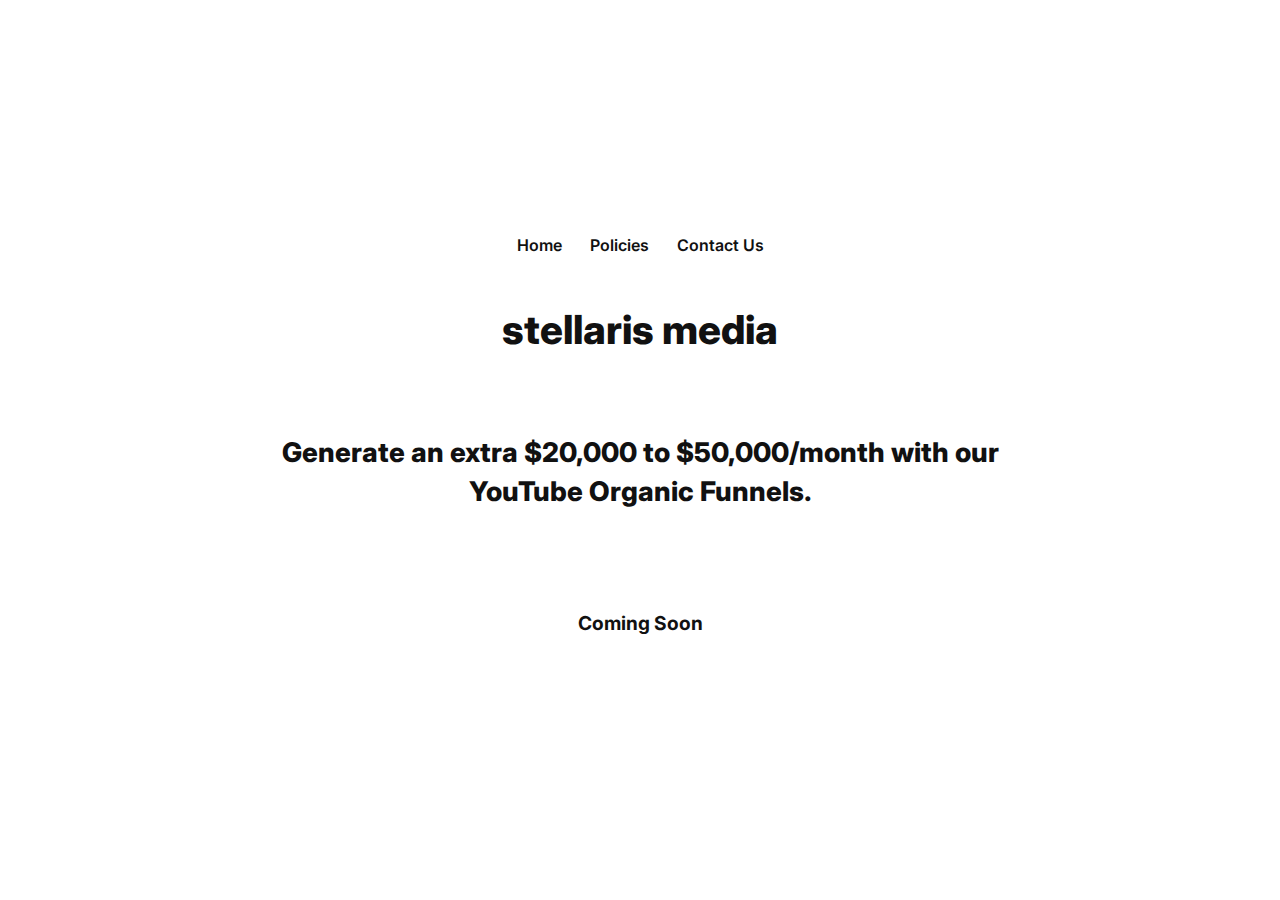
<file: index_fixed.html>
<!DOCTYPE html>
<html lang="en">
<head>
  <meta charset="UTF-8" />
  <meta name="viewport" content="width=device-width, initial-scale=1.0"/>
  <title>Stellaris Media</title>
  <link rel="icon" href="SM.png" />
  <link href="https://fonts.googleapis.com/css2?family=Inter:wght@400;600;800&display=swap" rel="stylesheet"/>
  <style>
    * { margin: 0; padding: 0; box-sizing: border-box; }
    body {
      font-family: 'Inter', sans-serif;
      background: url('https://www.jootoor.com/wp-content/uploads/2023/09/White-Gradients.jpg') no-repeat center center / cover;
      color: #111;
      padding: 20px;
      text-align: center;
      min-height: 100vh; display: flex; flex-direction: column; justify-content: center;
    }
    /* ---------- Navigation ---------- */
    .navbar {
      margin: 10px 0 30px;
    }
    .navbar a {
      margin: 0 12px;
      font-size: 1rem;
      font-weight: 600;
      color: #111;
      text-decoration: none;
    }
    .navbar a:hover {
      text-decoration: underline;
    }
    header h1 {
      font-size: 2.5rem;
      font-weight: 800;
      text-transform: lowercase;
      margin: 20px 0 40px;
    }
    .info-heading {
      font-size: 1.7rem;
      font-weight: 800;
      max-width: 750px;
      margin: 40px auto;
      line-height: 1.4;
    }
    .note {
      font-size: 1.2rem;
      font-weight: 700;
      margin: 60px auto 40px;
      max-width: 700px;
    }
    .fade-in {
      opacity: 0;
      transform: translateY(40px);
      transition: opacity 0.6s ease-out, transform 0.6s ease-out;
    }
    .fade-in.visible {
      opacity: 1;
      transform: translateY(0);
    }
    @media (max-width: 768px) {
      header h1 { font-size: 2rem; }
      .info-heading { font-size: 1.35rem; }
      .note { font-size: 1rem; }
      .navbar a { font-size: 0.95rem; }
    }
    @media (max-width: 480px) {
      .info-heading { font-size: 1.2rem; }
      .note { font-size: 0.95rem; }
    }
  </style>
</head>
<body>
  <!-- Top Navigation -->
  <nav class="navbar">
    <a href="/">Home</a>
    <a href="/policies">Policies</a>
    <a href="/contact">Contact&nbsp;Us</a>
  </nav>

  <header>
    <h1>stellaris media</h1>
  </header>

  <div class="fade-in">
    <p class="info-heading">Generate an extra $20,000 to $50,000/month with our YouTube Organic Funnels.</p>
  </div>

  <div class="fade-in">
    <p class="note">Coming&nbsp;Soon</p>
  </div>

  <script>
    const faders = document.querySelectorAll('.fade-in');
    const appearOptions = { threshold: 0.1, rootMargin: "0px 0px -50px 0px" };
    const appearOnScroll = new IntersectionObserver((entries, observer) => {
      entries.forEach(entry => {
        if (!entry.isIntersecting) return;
        entry.target.classList.add('visible');
        observer.unobserve(entry.target);
      });
    }, appearOptions);
    faders.forEach(fader => appearOnScroll.observe(fader));
  </script>
</body>
</html>
</file>
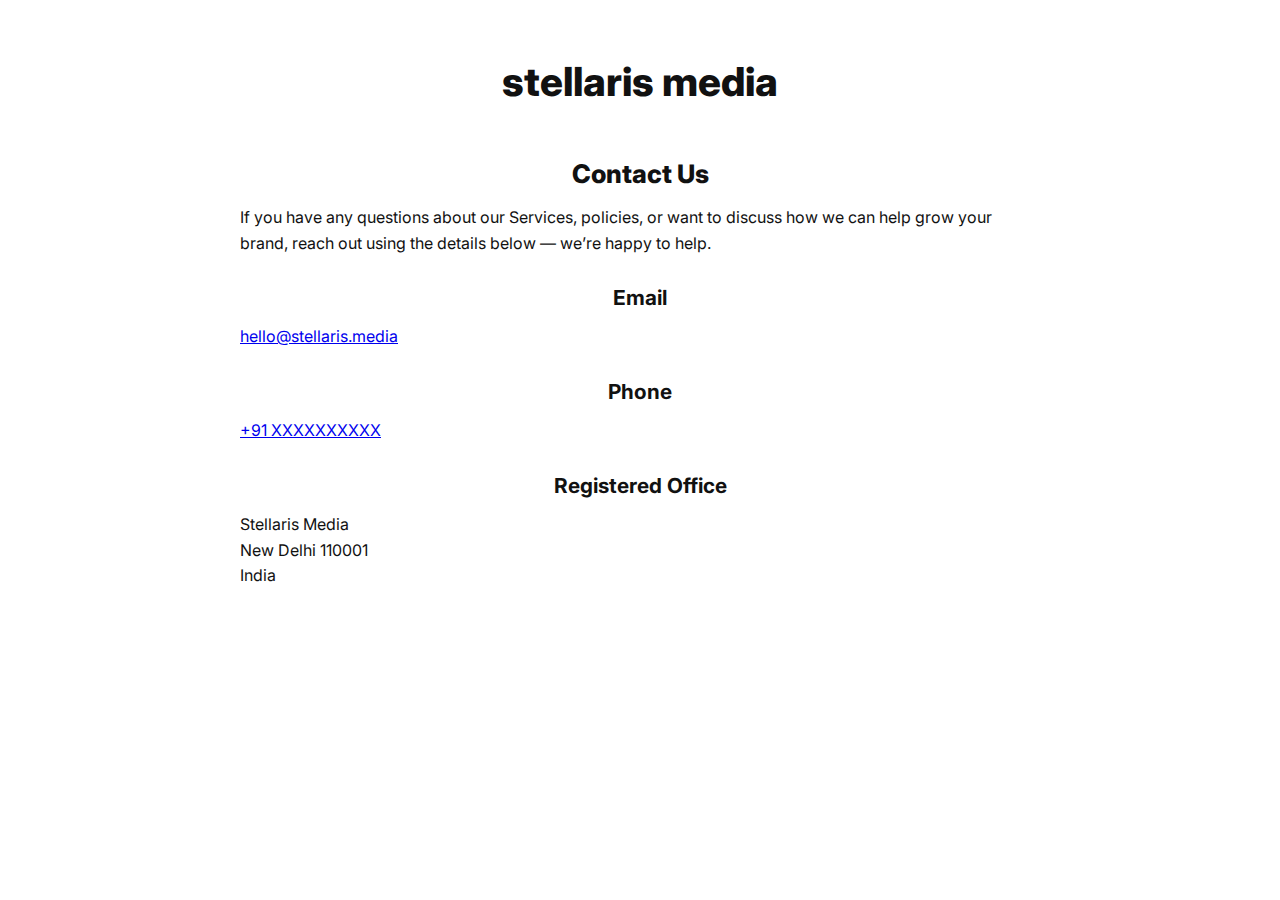
<file: Contact Us/contact.html>
<!DOCTYPE html>
<html lang="en">
<head>
  <meta charset="UTF-8" />
  <meta name="viewport" content="width=device-width, initial-scale=1.0"/>
  <title>Contact Us | Stellaris Media</title>
  <link rel="icon" href="SM.png" />
  
  <link href="https://fonts.googleapis.com/css2?family=Inter:wght@400;600;800&display=swap" rel="stylesheet"/>
  <style>
    * { margin: 0; padding: 0; box-sizing: border-box; }
    body {
      font-family: 'Inter', sans-serif;
      background: url('https://www.jootoor.com/wp-content/uploads/2023/09/White-Gradients.jpg') no-repeat center center / cover;
      color: #111;
      padding: 20px;
      text-align: center;
      line-height: 1.6;
    }
    header h1 {
      font-size: 2.5rem;
      font-weight: 800;
      text-transform: lowercase;
      margin: 30px 0;
    }
    h2 {
      font-size: 1.6rem;
      font-weight: 800;
      margin: 40px 0 10px;
    }
    h3 { font-size: 1.3rem; margin: 25px 0 10px; }
    p, li { font-size: 1rem; max-width: 800px; margin: 0 auto 12px; text-align: left; }
    ul { list-style: disc; margin-left: 1.5rem; }
    section { margin-bottom: 60px; }
    @media (max-width: 768px) {
      header h1 { font-size: 2rem; }
      h2 { font-size: 1.3rem; }
      p, li { font-size: 0.95rem; }
    }
  </style>

</head>
<body>
  <header>
    <h1>stellaris media</h1>
  </header>

  <main>
    <section id="contact">
      <h2>Contact&nbsp;Us</h2>
      <p>If you have any questions about our Services, policies, or want to discuss how we can help grow your brand, reach out using the details below — we’re happy to help.</p>

      <h3>Email</h3>
      <p><a href="mailto:hello@stellaris.media">hello@stellaris.media</a></p>

      <h3>Phone</h3>
      <p><a href="tel:+91XXXXXXXXXX">+91&nbsp;XXXXXXXXXX</a></p>

      <h3>Registered Office</h3>
      <p>Stellaris Media<br/>New&nbsp;Delhi&nbsp;110001<br/>India</p>
    </section>
  </main>
</body>
</html>
</file>
